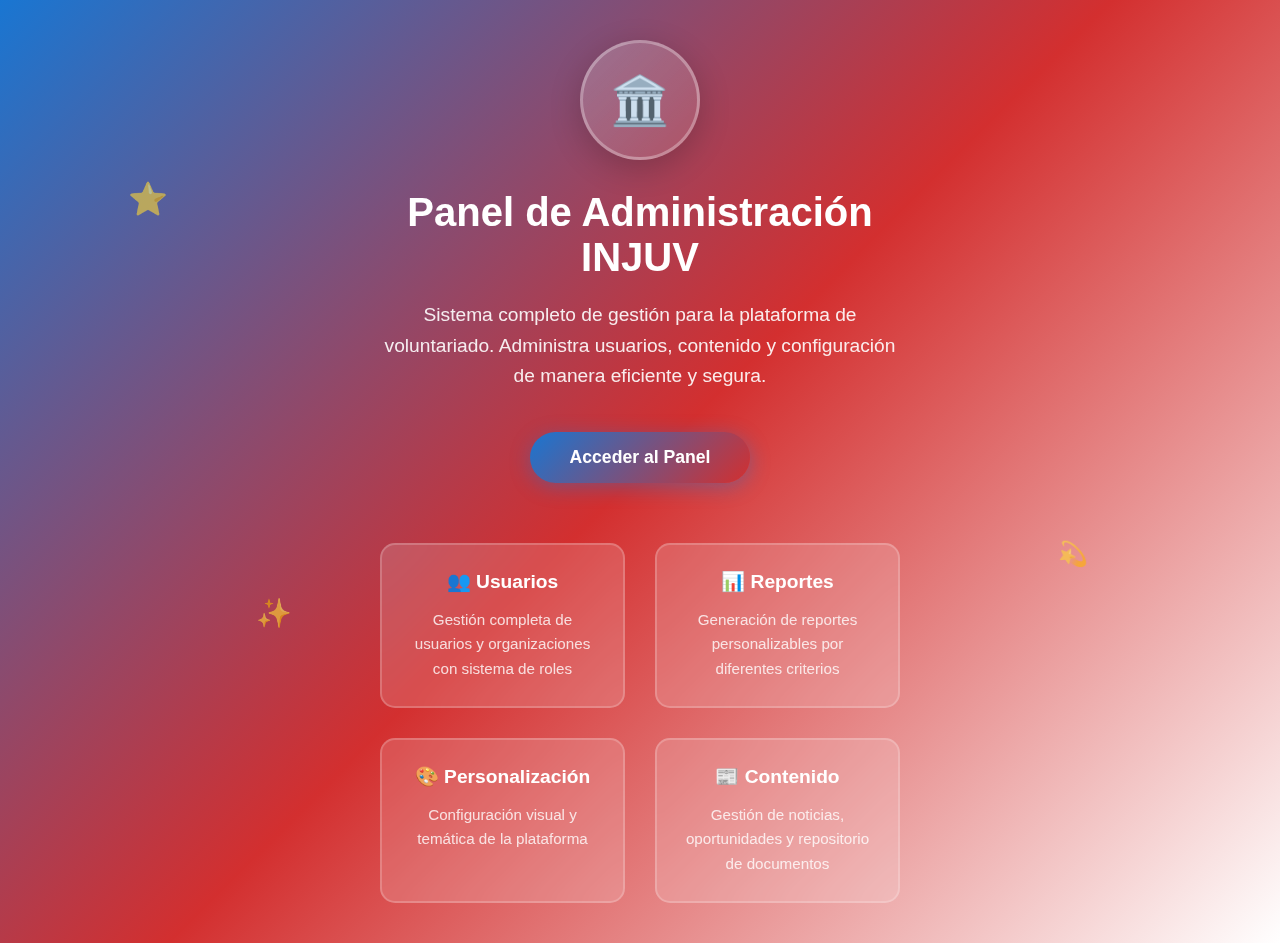
<file: index.html>
<!DOCTYPE html>
<html lang="es">
<head>
  <meta charset="UTF-8">
  <meta name="viewport" content="width=device-width, initial-scale=1.0">
  <title>INJUV - Panel de Administración</title>
  <style>
    * {
      margin: 0;
      padding: 0;
      box-sizing: border-box;
    }
    
    body {
      font-family: 'Segoe UI', Tahoma, Geneva, Verdana, sans-serif;
      background: linear-gradient(135deg, #1976D2 0%, #D32F2F 50%, #FFFFFF 100%);
      color: white;
      min-height: 100vh;
      display: flex;
      align-items: center;
      justify-content: center;
    }
    
    .container {
      text-align: center;
      max-width: 600px;
      padding: 40px;
    }
    
    .logo {
      width: 120px;
      height: 120px;
      background: linear-gradient(135deg, rgba(255,255,255,0.2), rgba(255,255,255,0.1));
      border-radius: 50%;
      margin: 0 auto 30px;
      display: flex;
      align-items: center;
      justify-content: center;
      font-size: 3rem;
      color: white;
      border: 3px solid rgba(255,255,255,0.3);
      box-shadow: 0 8px 32px rgba(0,0,0,0.2);
      transition: all 0.3s ease;
    }
    
    .logo:hover {
      transform: scale(1.1);
      border-color: rgba(255,255,255,0.5);
      box-shadow: 0 12px 40px rgba(0,0,0,0.3);
    }
    
    h1 {
      font-size: 2.5rem;
      margin-bottom: 20px;
      font-weight: 600;
    }
    
    p {
      font-size: 1.2rem;
      margin-bottom: 40px;
      opacity: 0.9;
      line-height: 1.6;
    }
    
    .btn {
      display: inline-block;
      padding: 15px 40px;
      background: linear-gradient(135deg, #1976D2, #D32F2F);
      color: white;
      text-decoration: none;
      border-radius: 30px;
      font-weight: 600;
      font-size: 1.1rem;
      transition: all 0.3s ease;
      box-shadow: 0 4px 20px rgba(25,118,210,0.4);
    }
    
    .btn:hover {
      background: linear-gradient(135deg, #1565C0, #B71C1C);
      transform: translateY(-2px);
      box-shadow: 0 6px 25px rgba(25,118,210,0.5);
    }
    
    .features {
      margin-top: 60px;
      display: grid;
      grid-template-columns: repeat(auto-fit, minmax(200px, 1fr));
      gap: 30px;
    }
    
    .feature {
      background: rgba(255,255,255,0.15);
      padding: 25px;
      border-radius: 15px;
      backdrop-filter: blur(10px);
      border: 2px solid rgba(255,255,255,0.2);
      transition: all 0.3s ease;
    }
    
    .feature:hover {
      background: rgba(255,255,255,0.25);
      transform: translateY(-5px);
      border-color: rgba(255,255,255,0.4);
    }
    
    .feature h3 {
      margin-bottom: 15px;
      font-size: 1.2rem;
    }
    
    .feature p {
      font-size: 0.95rem;
      opacity: 0.8;
      margin: 0;
    }
    
    @media (max-width: 768px) {
      .container {
        padding: 20px;
      }
      
      h1 {
        font-size: 2rem;
      }
      
      .features {
        grid-template-columns: 1fr;
        gap: 20px;
      }
    }
    
    /* Elementos decorativos flotantes */
    .floating-elements {
      position: fixed;
      top: 0;
      left: 0;
      width: 100%;
      height: 100%;
      pointer-events: none;
      z-index: -1;
    }
    
    .floating-element {
      position: absolute;
      opacity: 0.6;
      animation: float 6s ease-in-out infinite;
    }
    
    .floating-element:nth-child(1) {
      top: 20%;
      left: 10%;
      font-size: 2rem;
      color: #FFFFFF;
      animation-delay: 0s;
    }
    
    .floating-element:nth-child(2) {
      top: 60%;
      right: 15%;
      font-size: 1.5rem;
      color: #FFFFFF;
      animation-delay: 2s;
    }
    
    .floating-element:nth-child(3) {
      bottom: 30%;
      left: 20%;
      font-size: 1.8rem;
      color: #FFFFFF;
      animation-delay: 4s;
    }
    
    @keyframes float {
      0%, 100% { transform: translateY(0px) rotate(0deg); }
      50% { transform: translateY(-20px) rotate(180deg); }
    }
  </style>
</head>
<body>
  <div class="floating-elements">
    <div class="floating-element">⭐</div>
    <div class="floating-element">💫</div>
    <div class="floating-element">✨</div>
  </div>
  
  <div class="container">
    <div class="logo">
      🏛️
    </div>
    
    <h1>Panel de Administración INJUV</h1>
    <p>Sistema completo de gestión para la plataforma de voluntariado. Administra usuarios, contenido y configuración de manera eficiente y segura.</p>
    
    <a href="admin.html" class="btn">Acceder al Panel</a>
    
    <div class="features">
      <div class="feature">
        <h3>👥 Usuarios</h3>
        <p>Gestión completa de usuarios y organizaciones con sistema de roles</p>
      </div>
      
      <div class="feature">
        <h3>📊 Reportes</h3>
        <p>Generación de reportes personalizables por diferentes criterios</p>
      </div>
      
      <div class="feature">
        <h3>🎨 Personalización</h3>
        <p>Configuración visual y temática de la plataforma</p>
      </div>
      
      <div class="feature">
        <h3>📰 Contenido</h3>
        <p>Gestión de noticias, oportunidades y repositorio de documentos</p>
      </div>
    </div>
  </div>
</body>
</html>
</file>
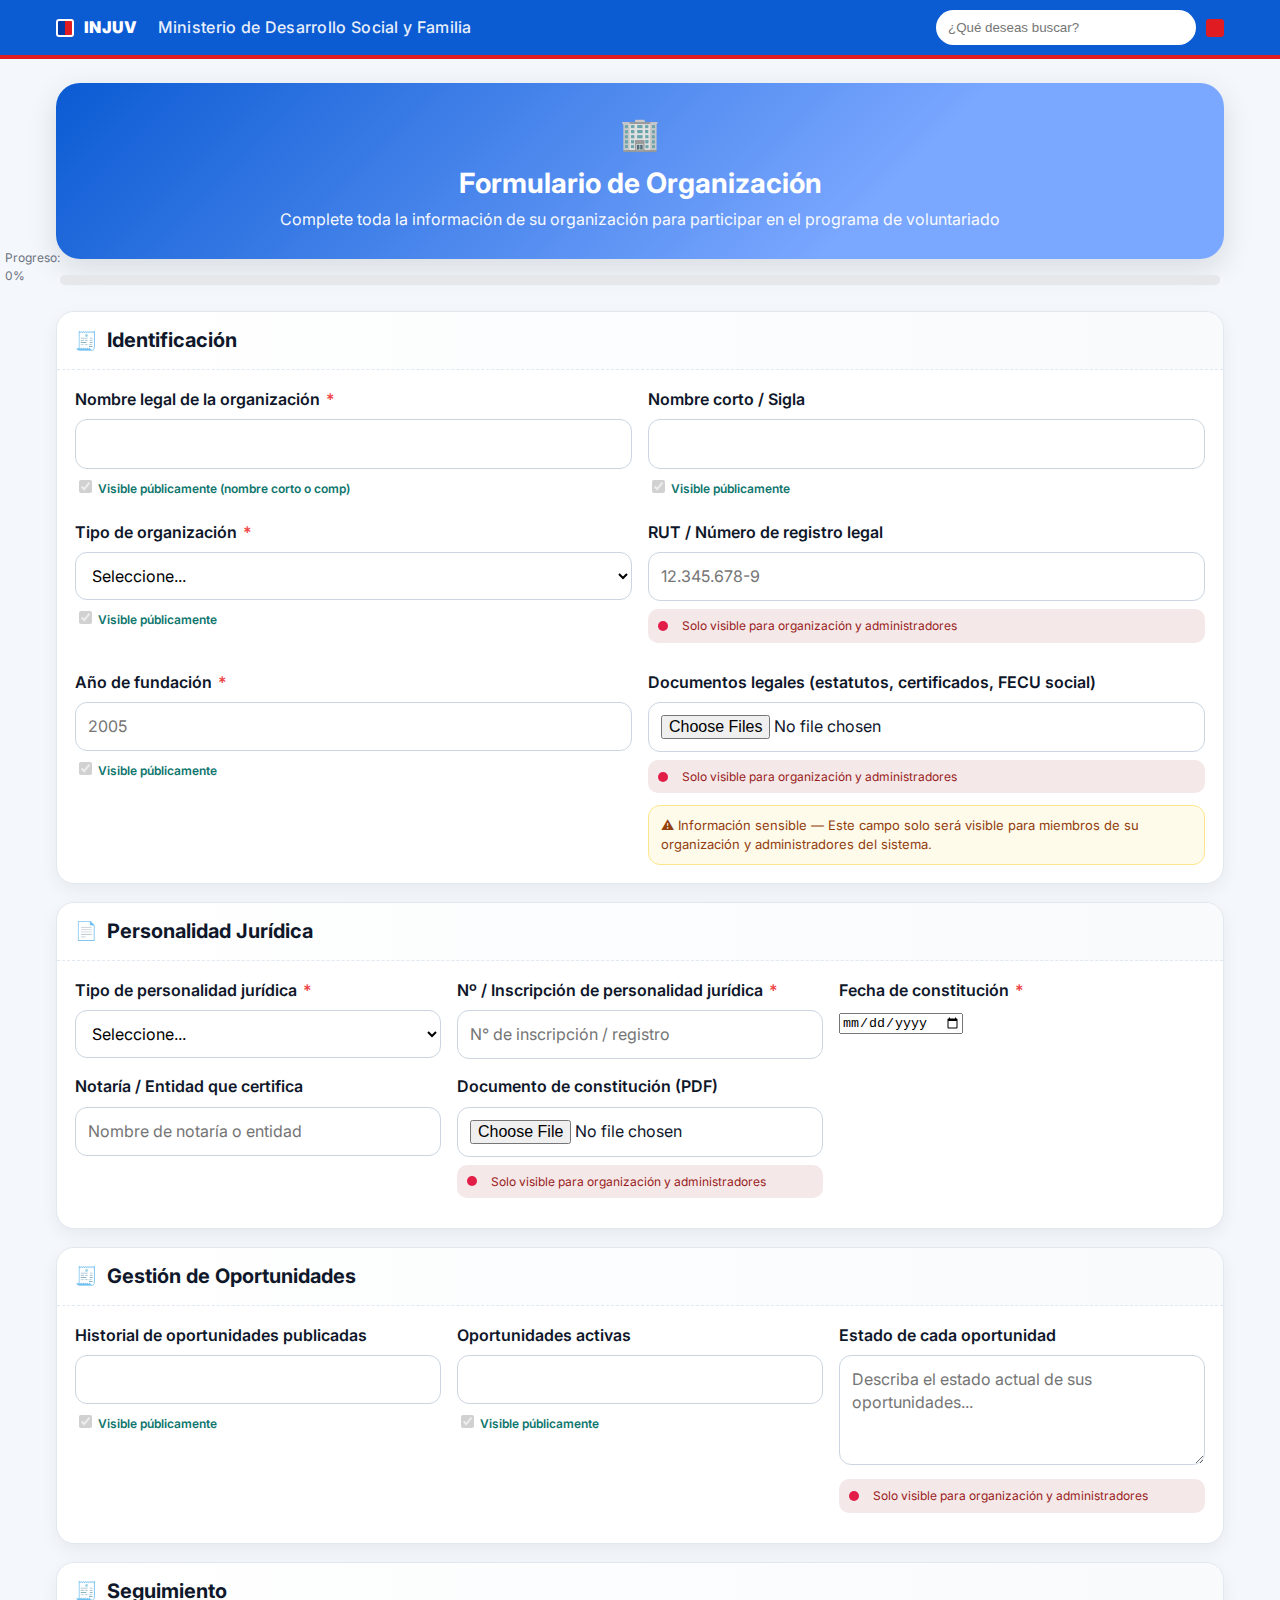
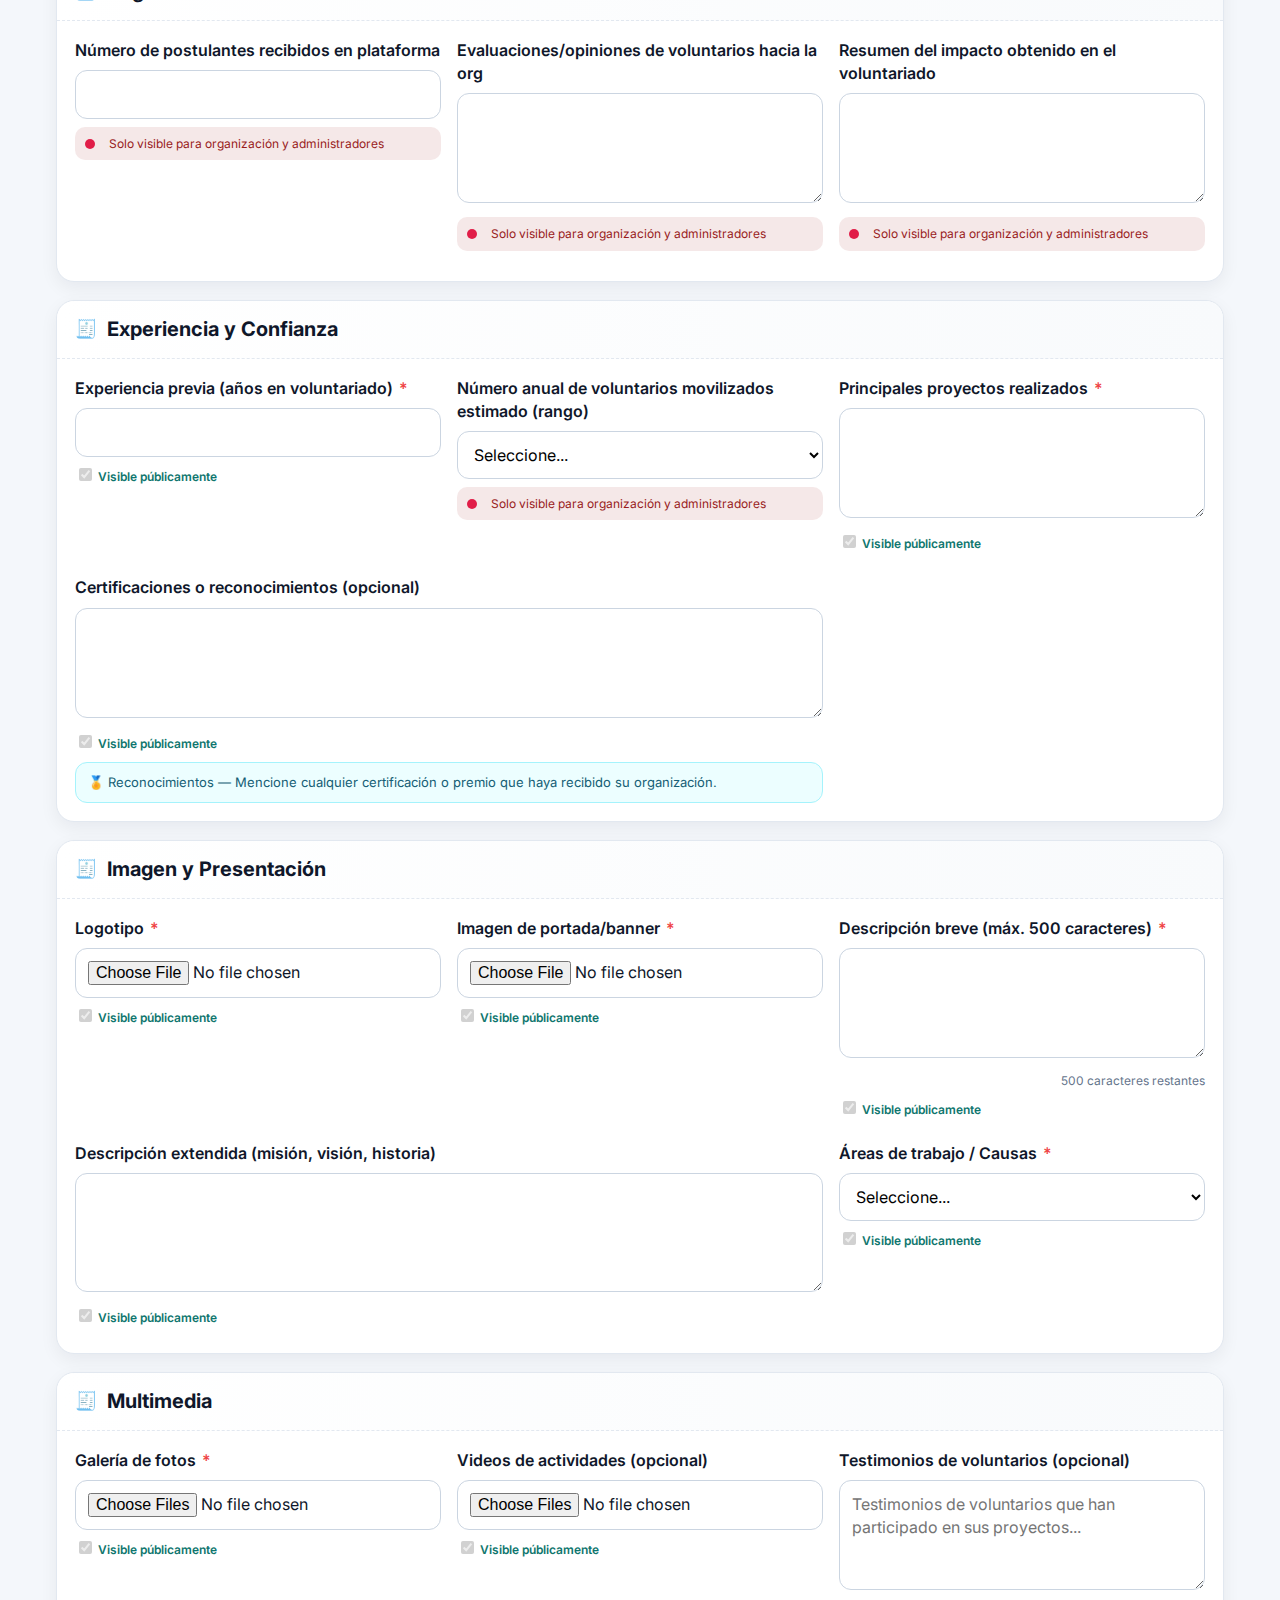
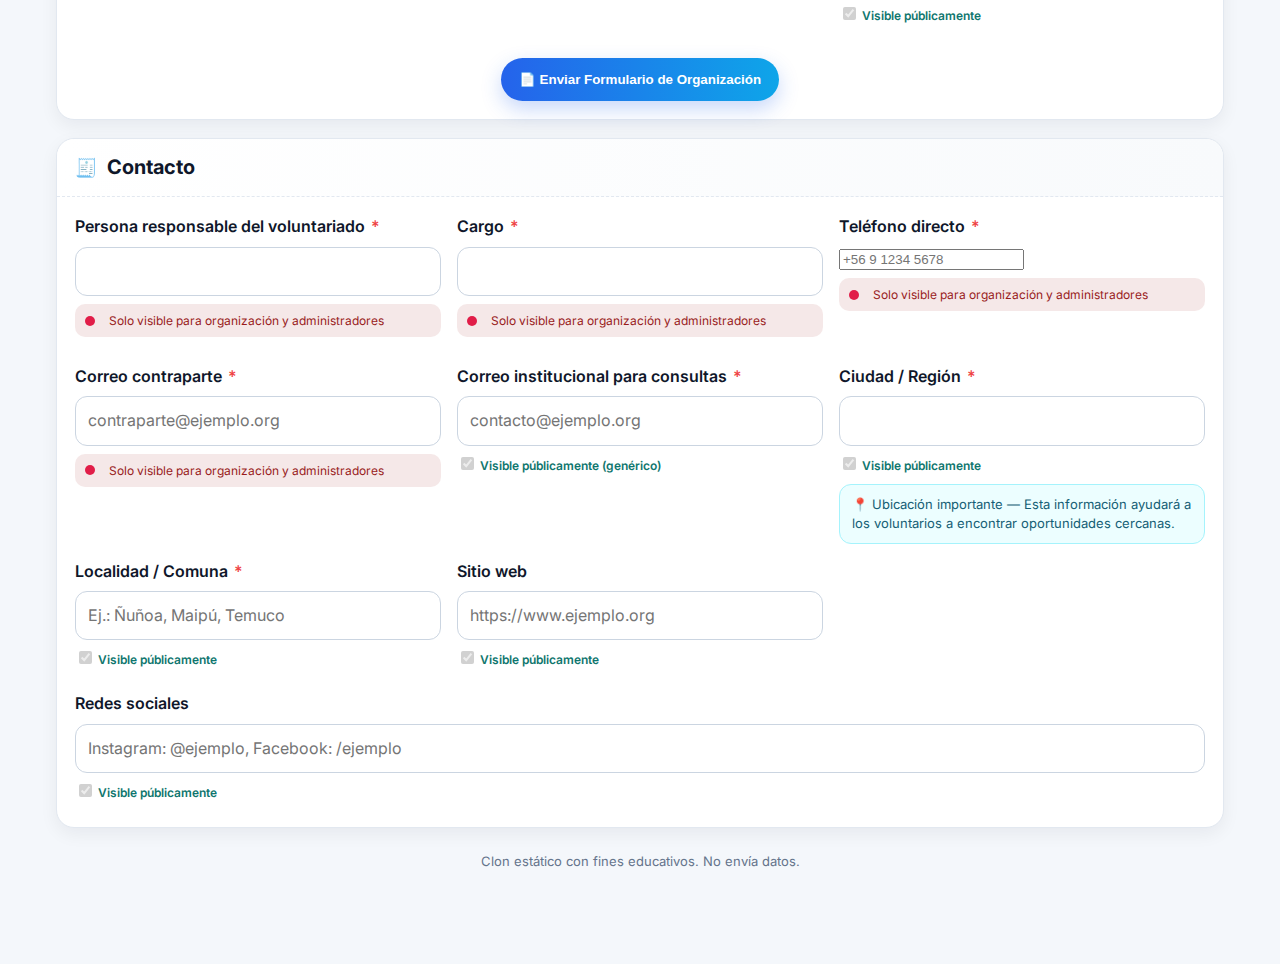
<file: Formulario/index.html>
<!DOCTYPE html>
<html lang="es">
<head>
  <meta charset="utf-8" />
  <meta name="viewport" content="width=device-width, initial-scale=1" />
  <title>Formulario de Organización — INJUV (clon estático)</title>
  <link rel="preconnect" href="https://fonts.googleapis.com">
  <link rel="preconnect" href="https://fonts.gstatic.com" crossorigin>
  <link href="https://fonts.googleapis.com/css2?family=Inter:wght@300;400;500;600;700;800;900&display=swap" rel="stylesheet">
  <link rel="stylesheet" href="styles.css" />
</head>
<body>
  <!-- Simulación simple del header gubernamental -->
  <header class="gov-header">
    <div class="gov-wrap">
      <div class="gov-left">
        <div class="brand">
          <span class="brand-flag" aria-hidden="true"></span>
          <strong>INJUV</strong>
          <span class="brand-min">Ministerio de Desarrollo Social y Familia</span>
        </div>
      </div>
      <div class="gov-right">
        <input type="search" placeholder="¿Qué deseas buscar?" aria-label="Buscar" />
        <div class="lang-switch" aria-label="Cambiar idioma" title="Cambiar idioma"></div>
      </div>
    </div>
  </header>

  <main class="container">
    <section class="hero">
      <div class="hero-inner">
        <div class="hero-icon" aria-hidden="true">🏢</div>
        <h1>Formulario de Organización</h1>
        <p>Complete toda la información de su organización para participar en el programa de voluntariado</p>
      </div>
    </section>

    <div class="progress">
      <div class="progress-bar" style="width: 0%" aria-valuemin="0" aria-valuemax="100" aria-valuenow="0">
        <span>Progreso: 0%</span>
      </div>
    </div>

    <!-- IDENTIFICACIÓN -->
    <section class="card">
      <header class="card-header">
        <div class="card-title">
          <span class="icon" aria-hidden="true">🧾</span>
          <h2>Identificación</h2>
        </div>
      </header>
      <div class="grid two">
        <div class="field">
          <label>Nombre legal de la organización <span class="req">*</span></label>
          <input type="text" placeholder="" />
          <label class="hint public"><input type="checkbox" checked disabled /> Visible públicamente (nombre corto o comp)</label>
        </div>
        <div class="field">
          <label>Nombre corto / Sigla</label>
          <input type="text" />
          <label class="hint public"><input type="checkbox" checked disabled /> Visible públicamente</label>
        </div>

        <div class="field">
          <label>Tipo de organización <span class="req">*</span></label>
          <select>
            <option>Seleccione...</option>
            <option>Fundación</option>
            <option>Corporación</option>
            <option>ONG</option>
            <option>Agrupación</option>
          </select>
          <label class="hint public"><input type="checkbox" checked disabled /> Visible públicamente</label>
        </div>
        <div class="field">
          <label>RUT / Número de registro legal</label>
          <input type="text" placeholder="12.345.678-9" />
          <p class="hint private"><span class="dot"></span> Solo visible para organización y administradores</p>
        </div>

        <div class="field">
          <label>Año de fundación <span class="req">*</span></label>
          <input type="number" placeholder="2005" />
          <label class="hint public"><input type="checkbox" checked disabled /> Visible públicamente</label>
        </div>
        <div class="field">
          <label>Documentos legales (estatutos, certificados, FECU social)</label>
          <input type="file" multiple />
          <p class="hint private"><span class="dot"></span> Solo visible para organización y administradores</p>
          <div class="notice sensitive">⚠ Información sensible — Este campo solo será visible para miembros de su organización y administradores del sistema.</div>
        </div>
      </div>
    </section>

    <!-- PERSONALIDAD JURÍDICA -->
    <section class="card">
      <header class="card-header">
        <div class="card-title">
          <span class="icon" aria-hidden="true">📄</span>
          <h2>Personalidad Jurídica</h2>
        </div>
      </header>
      <div class="grid three">
        <div class="field">
          <label>Tipo de personalidad jurídica <span class="req">*</span></label>
          <select>
            <option>Seleccione...</option>
            <option>Fundación</option>
            <option>Corporación</option>
            <option>Organización Comunitaria</option>
            <option>ONG</option>
            <option>Otra</option>
          </select>
        </div>
        <div class="field">
          <label>Nº / Inscripción de personalidad jurídica <span class="req">*</span></label>
          <input type="text" placeholder="N° de inscripción / registro" />
        </div>
        <div class="field">
          <label>Fecha de constitución <span class="req">*</span></label>
          <input type="date" />
        </div>
        <div class="field">
          <label>Notaría / Entidad que certifica</label>
          <input type="text" placeholder="Nombre de notaría o entidad" />
        </div>
        <div class="field">
          <label>Documento de constitución (PDF)</label>
          <input type="file" accept=".pdf" />
          <p class="hint private"><span class="dot"></span> Solo visible para organización y administradores</p>
        </div>
      </div>
    </section>

    <!-- GESTIÓN DE OPORTUNIDADES -->
    <section class="card">
      <header class="card-header">
        <div class="card-title">
          <span class="icon" aria-hidden="true">🧾</span>
          <h2>Gestión de Oportunidades</h2>
        </div>
      </header>
      <div class="grid three">
        <div class="field">
          <label>Historial de oportunidades publicadas</label>
          <input type="text" />
          <label class="hint public"><input type="checkbox" checked disabled /> Visible públicamente</label>
        </div>
        <div class="field">
          <label>Oportunidades activas</label>
          <input type="text" />
          <label class="hint public"><input type="checkbox" checked disabled /> Visible públicamente</label>
        </div>
        <div class="field">
          <label>Estado de cada oportunidad</label>
          <textarea placeholder="Describa el estado actual de sus oportunidades..."></textarea>
          <p class="hint private"><span class="dot"></span> Solo visible para organización y administradores</p>
        </div>
      </div>
    </section>

    <!-- SEGUIMIENTO -->
    <section class="card">
      <header class="card-header">
        <div class="card-title">
          <span class="icon" aria-hidden="true">🧾</span>
          <h2>Seguimiento</h2>
        </div>
      </header>
      <div class="grid three">
        <div class="field">
          <label>Número de postulantes recibidos en plataforma</label>
          <input type="number" min="0" />
          <p class="hint private"><span class="dot"></span> Solo visible para organización y administradores</p>
        </div>
        <div class="field">
          <label>Evaluaciones/opiniones de voluntarios hacia la org</label>
          <textarea></textarea>
          <p class="hint private"><span class="dot"></span> Solo visible para organización y administradores</p>
        </div>
        <div class="field">
          <label>Resumen del impacto obtenido en el voluntariado</label>
          <textarea></textarea>
          <p class="hint private"><span class="dot"></span> Solo visible para organización y administradores</p>
        </div>
      </div>
    </section>

    <!-- EXPERIENCIA Y CONFIANZA -->
    <section class="card">
      <header class="card-header">
        <div class="card-title">
          <span class="icon" aria-hidden="true">🧾</span>
          <h2>Experiencia y Confianza</h2>
        </div>
      </header>
      <div class="grid three">
        <div class="field">
          <label>Experiencia previa (años en voluntariado) <span class="req">*</span></label>
          <input type="number" min="0" />
          <label class="hint public"><input type="checkbox" checked disabled /> Visible públicamente</label>
        </div>
        <div class="field">
          <label>Número anual de voluntarios movilizados estimado (rango)</label>
          <select>
            <option>Seleccione...</option>
            <option>1–20</option>
            <option>21–100</option>
            <option>101–500</option>
            <option>500+</option>
          </select>
          <p class="hint private"><span class="dot"></span> Solo visible para organización y administradores</p>
        </div>
        <div class="field">
          <label>Principales proyectos realizados <span class="req">*</span></label>
          <textarea></textarea>
          <label class="hint public"><input type="checkbox" checked disabled /> Visible públicamente</label>
        </div>

        <div class="field col-span-2">
          <label>Certificaciones o reconocimientos (opcional)</label>
          <textarea></textarea>
          <label class="hint public"><input type="checkbox" checked disabled /> Visible públicamente</label>
          <div class="tip">🏅 Reconocimientos — Mencione cualquier certificación o premio que haya recibido su organización.</div>
        </div>
      </div>
    </section>

    <!-- IMAGEN Y PRESENTACIÓN -->
    <section class="card">
      <header class="card-header">
        <div class="card-title">
          <span class="icon" aria-hidden="true">🧾</span>
          <h2>Imagen y Presentación</h2>
        </div>
      </header>
      <div class="grid three">
        <div class="field">
          <label>Logotipo <span class="req">*</span></label>
          <input type="file" />
          <label class="hint public"><input type="checkbox" checked disabled /> Visible públicamente</label>
        </div>
        <div class="field">
          <label>Imagen de portada/banner <span class="req">*</span></label>
          <input type="file" />
          <label class="hint public"><input type="checkbox" checked disabled /> Visible públicamente</label>
        </div>
        <div class="field">
          <label>Descripción breve (máx. 500 caracteres) <span class="req">*</span></label>
          <textarea maxlength="500" placeholder=""></textarea>
          <div class="counter">500 caracteres restantes</div>
          <label class="hint public"><input type="checkbox" checked disabled /> Visible públicamente</label>
        </div>

        <div class="field col-span-2">
          <label>Descripción extendida (misión, visión, historia)</label>
          <textarea rows="4"></textarea>
          <label class="hint public"><input type="checkbox" checked disabled /> Visible públicamente</label>
        </div>

        <div class="field">
          <label>Áreas de trabajo / Causas <span class="req">*</span></label>
          <select>
            <option>Seleccione...</option>
            <option>Educación</option>
            <option>Salud</option>
            <option>Medio Ambiente</option>
            <option>Derechos Humanos</option>
            <option>Lucha contra la Pobreza</option>
            <option>Inclusión</option>
            <option>Deportes</option>
            <option>Cultura</option>
            <option>Otra</option>
          </select>
          <label class="hint public"><input type="checkbox" checked disabled /> Visible públicamente</label>
        </div>
      </div>
    </section>

    <!-- MULTIMEDIA -->
    <section class="card">
      <header class="card-header">
        <div class="card-title">
          <span class="icon" aria-hidden="true">🧾</span>
          <h2>Multimedia</h2>
        </div>
      </header>
      <div class="grid three">
        <div class="field">
          <label>Galería de fotos <span class="req">*</span></label>
          <input type="file" multiple />
          <label class="hint public"><input type="checkbox" checked disabled /> Visible públicamente</label>
        </div>
        <div class="field">
          <label>Videos de actividades (opcional)</label>
          <input type="file" multiple />
          <label class="hint public"><input type="checkbox" checked disabled /> Visible públicamente</label>
        </div>
        <div class="field">
          <label>Testimonios de voluntarios (opcional)</label>
          <textarea placeholder="Testimonios de voluntarios que han participado en sus proyectos..."></textarea>
          <label class="hint public"><input type="checkbox" checked disabled /> Visible públicamente</label>
        </div>
      </div>

      <div class="actions">
        <button class="btn btn-primary" type="button">📄 Enviar Formulario de Organización</button>
      </div>
    </section>

    <!-- CONTACTO -->
    <section class="card">
      <header class="card-header">
        <div class="card-title">
          <span class="icon" aria-hidden="true">🧾</span>
          <h2>Contacto</h2>
        </div>
      </header>
      <div class="grid three">
        <div class="field">
          <label>Persona responsable del voluntariado <span class="req">*</span></label>
          <input type="text" />
          <p class="hint private"><span class="dot"></span> Solo visible para organización y administradores</p>
        </div>
        <div class="field">
          <label>Cargo <span class="req">*</span></label>
          <input type="text" />
          <p class="hint private"><span class="dot"></span> Solo visible para organización y administradores</p>
        </div>
        <div class="field">
          <label>Teléfono directo <span class="req">*</span></label>
          <input type="tel" placeholder="+56 9 1234 5678" />
          <p class="hint private"><span class="dot"></span> Solo visible para organización y administradores</p>
        </div>

        <div class="field">
          <label>Correo contraparte <span class="req">*</span></label>
          <input type="email" placeholder="contraparte@ejemplo.org" />
          <p class="hint private"><span class="dot"></span> Solo visible para organización y administradores</p>
        </div>
        <div class="field">
          <label>Correo institucional para consultas <span class="req">*</span></label>
          <input type="email" placeholder="contacto@ejemplo.org" />
          <label class="hint public"><input type="checkbox" checked disabled /> Visible públicamente (genérico)</label>
        </div>
        <div class="field">
          <label>Ciudad / Región <span class="req">*</span></label>
          <input type="text" />
          <label class="hint public"><input type="checkbox" checked disabled /> Visible públicamente</label>
          <div class="tip">📍 Ubicación importante — Esta información ayudará a los voluntarios a encontrar oportunidades cercanas.</div>
        </div>

        <div class="field">
          <label>Localidad / Comuna <span class="req">*</span></label>
          <input type="text" placeholder="Ej.: Ñuñoa, Maipú, Temuco" />
          <label class="hint public"><input type="checkbox" checked disabled /> Visible públicamente</label>
        </div>
        <div class="field">
          <label>Sitio web</label>
          <input type="url" placeholder="https://www.ejemplo.org" />
          <label class="hint public"><input type="checkbox" checked disabled /> Visible públicamente</label>
        </div>

        <div class="field col-span-3">
          <label>Redes sociales</label>
          <input type="text" placeholder="Instagram: @ejemplo, Facebook: /ejemplo" />
          <label class="hint public"><input type="checkbox" checked disabled /> Visible públicamente</label>
        </div>
      </div>
    </section>

    <footer class="footer">
      <p>Clon estático con fines educativos. No envía datos.</p>
    </footer>
  </main>
</body>
</html>
</file>
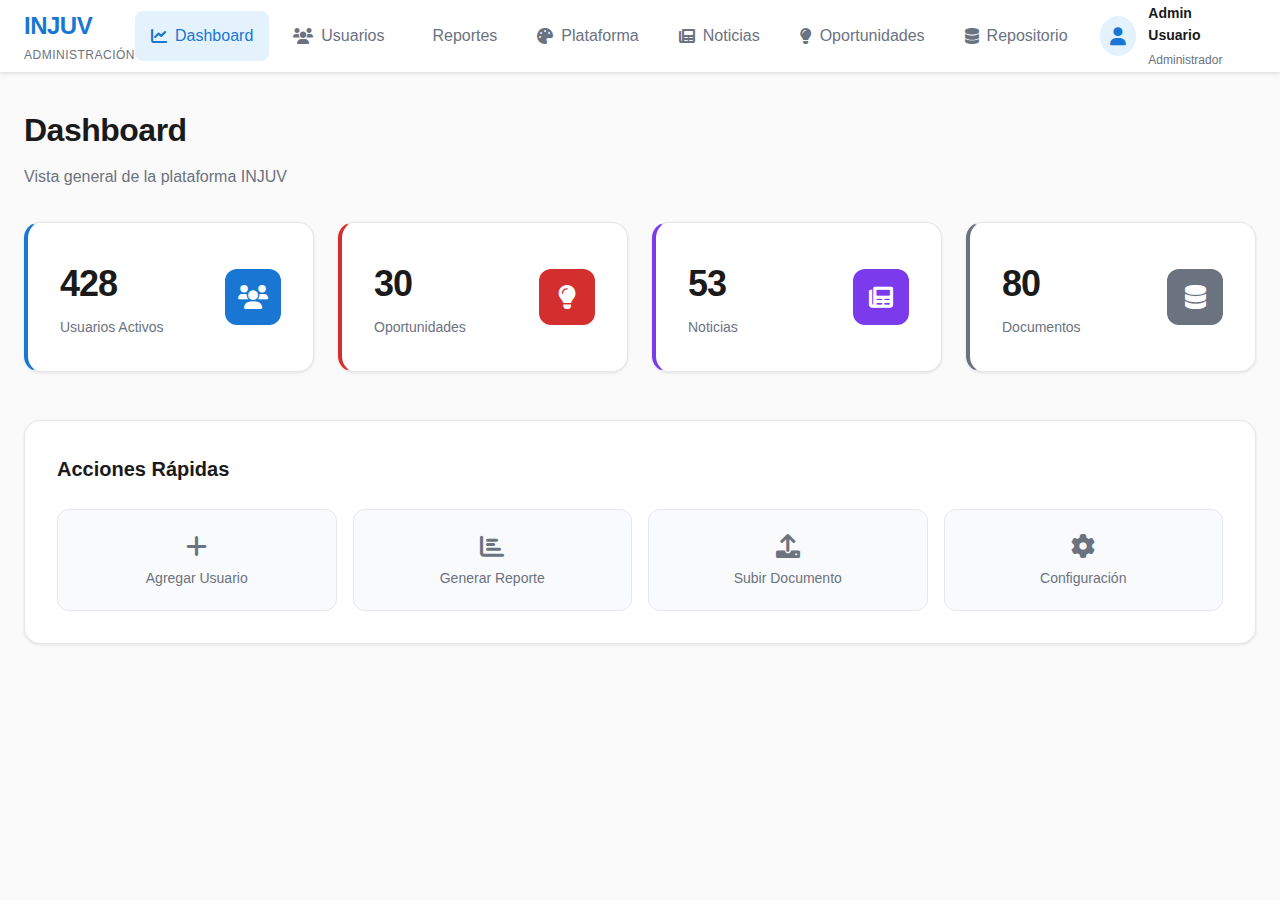
<file: admin-modern.html>
<!DOCTYPE html>
<html lang="es">
<head>
  <meta charset="UTF-8">
  <meta name="viewport" content="width=device-width, initial-scale=1.0">
  <title>Panel de Administración - INJUV (Diseño Moderno)</title>
  <link rel="stylesheet" href="admin-modern.css">
  <link href="https://cdnjs.cloudflare.com/ajax/libs/font-awesome/6.0.0/css/all.min.css" rel="stylesheet">
</head>
<body>
  <!-- Top Navigation -->
  <nav class="top-nav">
    <div class="nav-container">
      <div class="nav-brand">
        <div class="brand-logo">INJUV</div>
        <div class="brand-subtitle">Administración</div>
      </div>
      
      <div class="nav-menu">
        <a href="#" class="nav-link active" data-section="dashboard">
          <i class="fas fa-chart-line"></i>
          <span>Dashboard</span>
        </a>
        <a href="#" class="nav-link" data-section="users">
          <i class="fas fa-users"></i>
          <span>Usuarios</span>
        </a>
        <a href="#" class="nav-link" data-section="reports">
          <i class="fas fa-file-chart-line"></i>
          <span>Reportes</span>
        </a>
        <a href="#" class="nav-link" data-section="platform">
          <i class="fas fa-palette"></i>
          <span>Plataforma</span>
        </a>
        <a href="#" class="nav-link" data-section="news">
          <i class="fas fa-newspaper"></i>
          <span>Noticias</span>
        </a>
        <a href="#" class="nav-link" data-section="opportunities">
          <i class="fas fa-lightbulb"></i>
          <span>Oportunidades</span>
        </a>
        <a href="#" class="nav-link" data-section="repository">
          <i class="fas fa-database"></i>
          <span>Repositorio</span>
        </a>
      </div>
      
      <div class="nav-user">
        <div class="user-avatar">
          <i class="fas fa-user"></i>
        </div>
        <div class="user-info">
          <div class="user-name">Admin Usuario</div>
          <div class="user-role">Administrador</div>
        </div>
      </div>
    </div>
  </nav>

  <!-- Main Content -->
  <main class="main-content">
    <!-- Dashboard Section -->
    <section id="dashboard" class="content-section active">
      <div class="section-header">
        <h1>Dashboard</h1>
        <p>Vista general de la plataforma INJUV</p>
      </div>
      
      <div class="stats-overview">
        <div class="stat-card primary">
          <div class="stat-content">
            <div class="stat-number">1,247</div>
            <div class="stat-label">Usuarios Activos</div>
          </div>
          <div class="stat-icon">
            <i class="fas fa-users"></i>
          </div>
        </div>
        
        <div class="stat-card secondary">
          <div class="stat-content">
            <div class="stat-number">89</div>
            <div class="stat-label">Oportunidades</div>
          </div>
          <div class="stat-icon">
            <i class="fas fa-lightbulb"></i>
          </div>
        </div>
        
        <div class="stat-card accent">
          <div class="stat-content">
            <div class="stat-number">156</div>
            <div class="stat-label">Noticias</div>
          </div>
          <div class="stat-icon">
            <i class="fas fa-newspaper"></i>
          </div>
        </div>
        
        <div class="stat-card neutral">
          <div class="stat-content">
            <div class="stat-number">234</div>
            <div class="stat-label">Documentos</div>
          </div>
          <div class="stat-icon">
            <i class="fas fa-database"></i>
          </div>
        </div>
      </div>
      
      <div class="quick-actions">
        <h2>Acciones Rápidas</h2>
        <div class="actions-grid">
          <button class="action-btn">
            <i class="fas fa-plus"></i>
            <span>Agregar Usuario</span>
          </button>
          <button class="action-btn">
            <i class="fas fa-chart-bar"></i>
            <span>Generar Reporte</span>
          </button>
          <button class="action-btn">
            <i class="fas fa-upload"></i>
            <span>Subir Documento</span>
          </button>
          <button class="action-btn">
            <i class="fas fa-cog"></i>
            <span>Configuración</span>
          </button>
        </div>
      </div>
    </section>

    <!-- Users Section -->
    <section id="users" class="content-section">
      <div class="section-header">
        <h1>Gestión de Usuarios</h1>
        <button class="btn-primary">
          <i class="fas fa-plus"></i>
          Nuevo Usuario
        </button>
      </div>
      
      <div class="content-card">
        <div class="table-header">
          <div class="search-box">
            <i class="fas fa-search"></i>
            <input type="text" placeholder="Buscar usuarios...">
          </div>
          <div class="table-filters">
            <select>
              <option>Todos los roles</option>
              <option>Administrador</option>
              <option>Moderador</option>
              <option>Editor</option>
            </select>
          </div>
        </div>
        
        <div class="users-table">
          <div class="user-row header">
            <div class="user-avatar">Avatar</div>
            <div class="user-info">Usuario</div>
            <div class="user-organization">Organización</div>
            <div class="user-role">Rol</div>
            <div class="user-status">Estado</div>
            <div class="user-actions">Acciones</div>
          </div>
          
          <div class="user-row">
            <div class="user-avatar">
              <div class="avatar-circle">JD</div>
            </div>
            <div class="user-info">
              <div class="user-name">Juan Doe</div>
              <div class="user-email">juan@verde.org</div>
            </div>
            <div class="user-organization">Fundación Verde</div>
            <div class="user-role">
              <span class="role-badge admin">Admin</span>
            </div>
            <div class="user-status">
              <span class="status-dot active"></span>
              Activo
            </div>
            <div class="user-actions">
              <button class="btn-icon"><i class="fas fa-edit"></i></button>
              <button class="btn-icon"><i class="fas fa-trash"></i></button>
            </div>
          </div>
          
          <div class="user-row">
            <div class="user-avatar">
              <div class="avatar-circle">MJ</div>
            </div>
            <div class="user-info">
              <div class="user-name">María Jiménez</div>
              <div class="user-email">maria@juventud.org</div>
            </div>
            <div class="user-organization">ONG Juventud</div>
            <div class="user-role">
              <span class="role-badge moderator">Mod</span>
            </div>
            <div class="user-status">
              <span class="status-dot active"></span>
              Activo
            </div>
            <div class="user-actions">
              <button class="btn-icon"><i class="fas fa-edit"></i></button>
              <button class="btn-icon"><i class="fas fa-trash"></i></button>
            </div>
          </div>
        </div>
      </div>
    </section>

    <!-- Reports Section -->
    <section id="reports" class="content-section">
      <div class="section-header">
        <h1>Reportes</h1>
        <p>Genera reportes personalizados de la plataforma</p>
      </div>
      
      <div class="reports-grid">
        <div class="report-card">
          <div class="report-header">
            <i class="fas fa-users"></i>
            <h3>Reporte de Usuarios</h3>
          </div>
          <p>Análisis detallado de usuarios por organización y actividad</p>
          <div class="report-form">
            <div class="form-row">
              <label>Organización</label>
              <select>
                <option>Todas las organizaciones</option>
                <option>Fundación Verde</option>
                <option>ONG Juventud</option>
              </select>
            </div>
            <div class="form-row">
              <label>Período</label>
              <div class="date-inputs">
                <input type="date" placeholder="Desde">
                <input type="date" placeholder="Hasta">
              </div>
            </div>
            <button class="btn-primary">Generar Reporte</button>
          </div>
        </div>
        
        <div class="report-card">
          <div class="report-header">
            <i class="fas fa-chart-line"></i>
            <h3>Reporte de Actividades</h3>
          </div>
          <p>Métricas de oportunidades de voluntariado y formación</p>
          <div class="report-form">
            <div class="form-row">
              <label>Tipo de Actividad</label>
              <select>
                <option>Todas las actividades</option>
                <option>Voluntariado</option>
                <option>Formación</option>
              </select>
            </div>
            <div class="form-row">
              <label>Estado</label>
              <select>
                <option>Todos los estados</option>
                <option>Activa</option>
                <option>Pendiente</option>
                <option>Cerrada</option>
              </select>
            </div>
            <button class="btn-primary">Generar Reporte</button>
          </div>
        </div>
      </div>
    </section>

    <!-- Platform Section -->
    <section id="platform" class="content-section">
      <div class="section-header">
        <h1>Configuración de la Plataforma</h1>
        <p>Personaliza la apariencia y funcionalidad</p>
      </div>
      
      <div class="settings-grid">
        <div class="setting-card">
          <h3>Colores del Tema</h3>
          <div class="color-settings">
            <div class="color-option">
              <label>Color Principal</label>
              <input type="color" value="#1976D2">
            </div>
            <div class="color-option">
              <label>Color Secundario</label>
              <input type="color" value="#D32F2F">
            </div>
            <div class="color-option">
              <label>Color de Fondo</label>
              <input type="color" value="#FAFAFA">
            </div>
          </div>
        </div>
        
        <div class="setting-card">
          <h3>Logo y Branding</h3>
          <div class="logo-settings">
            <div class="upload-area">
              <i class="fas fa-upload"></i>
              <p>Arrastra el logo aquí o haz clic para seleccionar</p>
              <input type="file" accept="image/*">
            </div>
          </div>
        </div>
        
        <div class="setting-card">
          <h3>Texto del Sitio</h3>
          <div class="text-settings">
            <div class="form-group">
              <label>Título Principal</label>
              <input type="text" value="Plataforma de Voluntariado INJUV">
            </div>
            <div class="form-group">
              <label>Descripción</label>
              <textarea>Conecta con proyectos que cambian vidas en todo Chile</textarea>
            </div>
          </div>
        </div>
      </div>
      
      <div class="settings-actions">
        <button class="btn-secondary">Cancelar</button>
        <button class="btn-primary">Guardar Cambios</button>
      </div>
    </section>

    <!-- News Section -->
    <section id="news" class="content-section">
      <div class="section-header">
        <h1>Gestión de Noticias</h1>
        <button class="btn-primary">
          <i class="fas fa-plus"></i>
          Nueva Noticia
        </button>
      </div>
      
      <div class="news-grid">
        <div class="news-card pending">
          <div class="news-status">Pendiente</div>
          <div class="news-content">
            <h3>Nueva campaña de reforestación</h3>
            <p>Se anuncia nueva iniciativa para plantar 10,000 árboles en la región metropolitana...</p>
            <div class="news-meta">
              <span><i class="fas fa-user"></i> Admin Verde</span>
              <span><i class="fas fa-clock"></i> Hace 2 horas</span>
            </div>
          </div>
          <div class="news-actions">
            <button class="btn-success">Aprobar</button>
            <button class="btn-danger">Rechazar</button>
            <button class="btn-secondary">Editar</button>
          </div>
        </div>
        
        <div class="news-card approved">
          <div class="news-status">Aprobada</div>
          <div class="news-content">
            <h3>Resultados del voluntariado 2024</h3>
            <p>Balance anual de las actividades de voluntariado realizadas en todo el país...</p>
            <div class="news-meta">
              <span><i class="fas fa-user"></i> Admin INJUV</span>
              <span><i class="fas fa-clock"></i> Hace 1 día</span>
            </div>
          </div>
          <div class="news-actions">
            <button class="btn-secondary">Editar</button>
            <button class="btn-danger">Despublicar</button>
          </div>
        </div>
      </div>
    </section>

    <!-- Opportunities Section -->
    <section id="opportunities" class="content-section">
      <div class="section-header">
        <h1>Gestión de Oportunidades</h1>
        <button class="btn-primary">
          <i class="fas fa-plus"></i>
          Nueva Oportunidad
        </button>
      </div>
      
      <div class="opportunities-grid">
        <div class="opportunity-card formation pending">
          <div class="opportunity-type">Formación</div>
          <div class="opportunity-status">Pendiente</div>
          <div class="opportunity-content">
            <h3>Taller de primeros auxilios</h3>
            <p>Capacitación gratuita en primeros auxilios para jóvenes voluntarios...</p>
            <div class="opportunity-meta">
              <span><i class="fas fa-map-marker-alt"></i> Santiago</span>
              <span><i class="fas fa-calendar"></i> 15-20 Dic</span>
            </div>
          </div>
          <div class="opportunity-actions">
            <button class="btn-success">Aprobar</button>
            <button class="btn-danger">Rechazar</button>
            <button class="btn-secondary">Editar</button>
          </div>
        </div>
        
        <div class="opportunity-card volunteer approved">
          <div class="opportunity-type">Voluntariado</div>
          <div class="opportunity-status">Aprobada</div>
          <div class="opportunity-content">
            <h3>Limpieza de playas</h3>
            <p>Jornada de limpieza en playas de Valparaíso para el próximo fin de semana...</p>
            <div class="opportunity-meta">
              <span><i class="fas fa-map-marker-alt"></i> Valparaíso</span>
              <span><i class="fas fa-calendar"></i> 22 Dic</span>
            </div>
          </div>
          <div class="opportunity-actions">
            <button class="btn-secondary">Editar</button>
            <button class="btn-danger">Desactivar</button>
          </div>
        </div>
      </div>
    </section>

    <!-- Repository Section -->
    <section id="repository" class="content-section">
      <div class="section-header">
        <h1>Repositorio de Documentos</h1>
        <button class="btn-primary">
          <i class="fas fa-upload"></i>
          Subir Documento
        </button>
      </div>
      
      <div class="documents-grid">
        <div class="document-card pending">
          <div class="document-icon">
            <i class="fas fa-file-pdf"></i>
          </div>
          <div class="document-info">
            <h3>Manual de Voluntariado 2024</h3>
            <p>PDF • 2.3 MB • Subido por: admin_org1</p>
            <div class="document-status">Pendiente de Aprobación</div>
          </div>
          <div class="document-actions">
            <button class="btn-success">Aprobar</button>
            <button class="btn-danger">Rechazar</button>
            <button class="btn-secondary">Descargar</button>
          </div>
        </div>
        
        <div class="document-card approved">
          <div class="document-icon">
            <i class="fas fa-file-word"></i>
          </div>
          <div class="document-info">
            <h3>Formulario de Postulación</h3>
            <p>DOCX • 156 KB • Subido por: user_org2</p>
            <div class="document-status">Aprobado</div>
          </div>
          <div class="document-actions">
            <button class="btn-secondary">Editar</button>
            <button class="btn-danger">Eliminar</button>
            <button class="btn-secondary">Descargar</button>
          </div>
        </div>
      </div>
    </section>
  </main>

  <script src="admin-modern.js"></script>
</body>
</html>
</file>
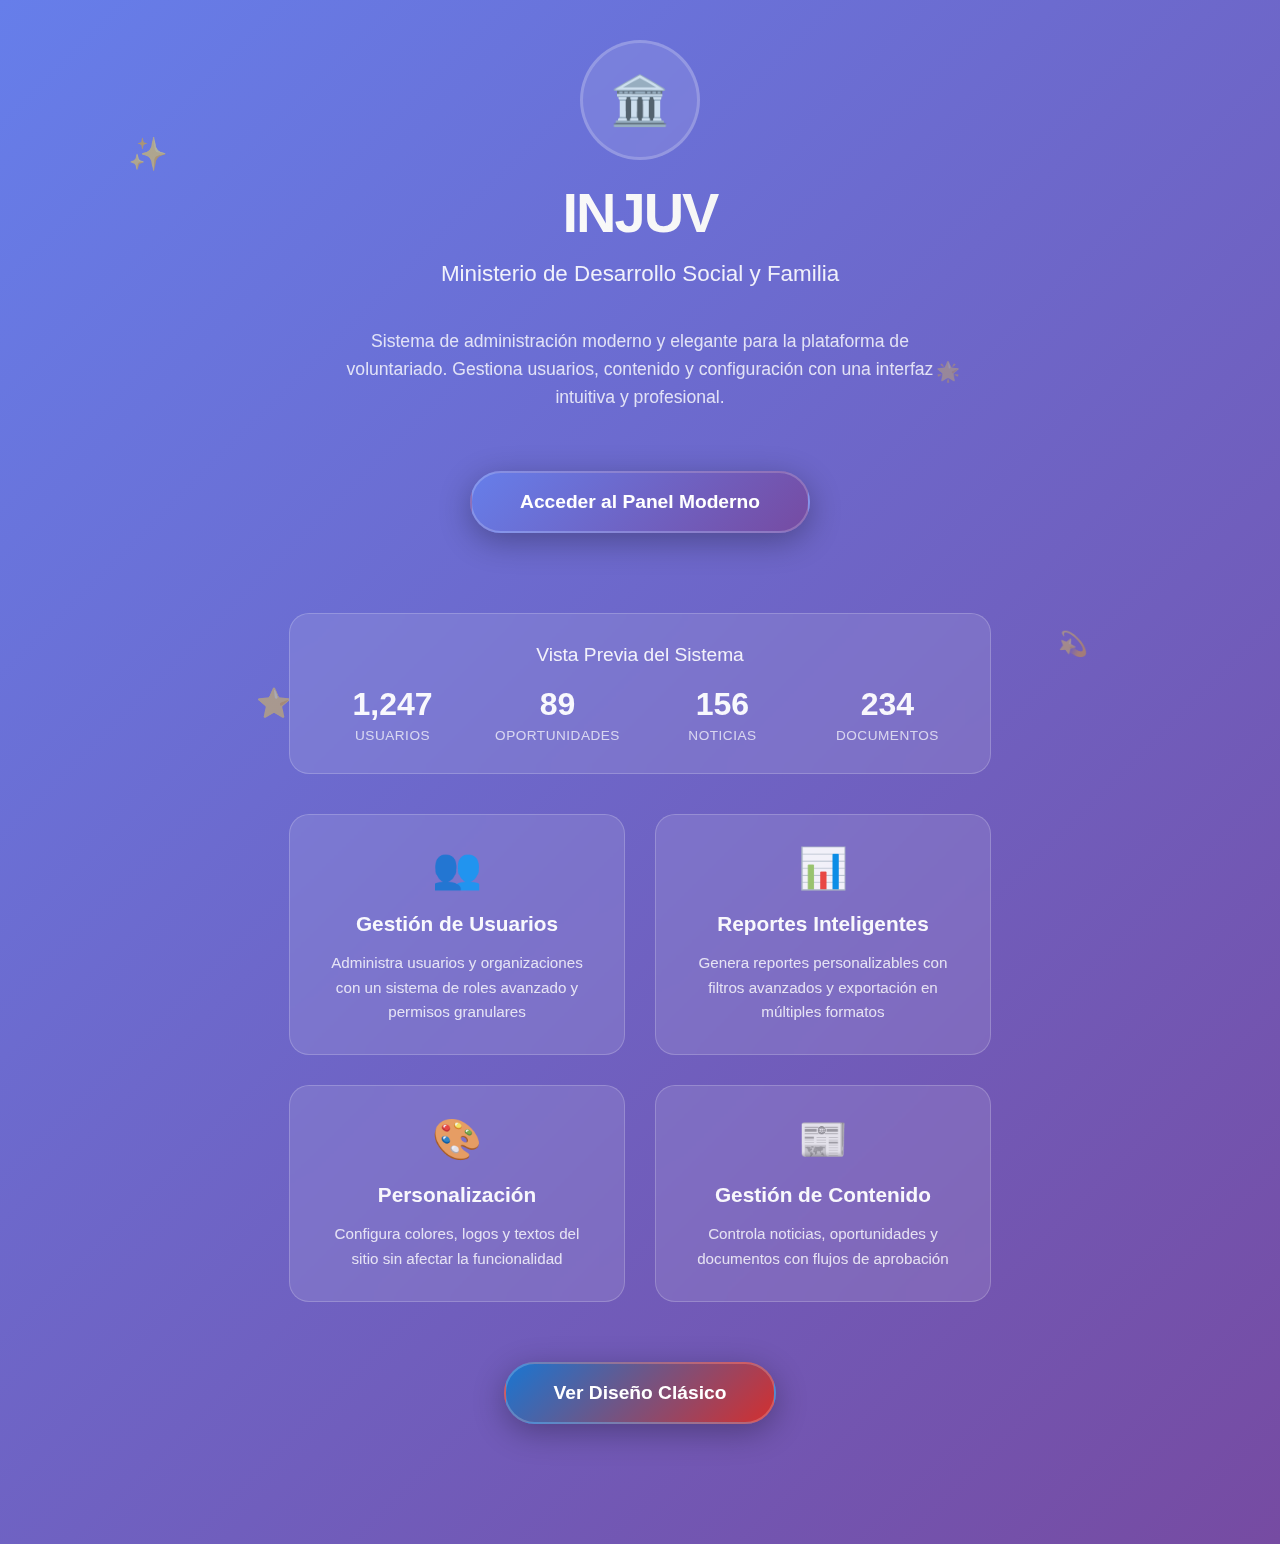
<file: index-modern.html>
<!DOCTYPE html>
<html lang="es">
<head>
  <meta charset="UTF-8">
  <meta name="viewport" content="width=device-width, initial-scale=1.0">
  <title>INJUV - Panel de Administración (Diseño Moderno)</title>
  <style>
    * {
      margin: 0;
      padding: 0;
      box-sizing: border-box;
    }
    
    body {
      font-family: 'Inter', -apple-system, BlinkMacSystemFont, 'Segoe UI', Roboto, sans-serif;
      background: linear-gradient(135deg, #667eea 0%, #764ba2 100%);
      color: white;
      min-height: 100vh;
      display: flex;
      align-items: center;
      justify-content: center;
      overflow-x: hidden;
    }
    
    .container {
      text-align: center;
      max-width: 800px;
      padding: 40px;
      position: relative;
      z-index: 2;
    }
    
    .hero-section {
      margin-bottom: 60px;
    }
    
    .logo-container {
      margin-bottom: 40px;
    }
    
    .logo {
      width: 120px;
      height: 120px;
      background: rgba(255,255,255,0.1);
      border-radius: 50%;
      margin: 0 auto 20px;
      display: flex;
      align-items: center;
      justify-content: center;
      font-size: 3rem;
      color: white;
      border: 3px solid rgba(255,255,255,0.2);
      backdrop-filter: blur(10px);
      transition: all 0.3s ease;
    }
    
    .logo:hover {
      transform: scale(1.1);
      border-color: rgba(255,255,255,0.4);
      background: rgba(255,255,255,0.15);
    }
    
    .brand-name {
      font-size: 3.5rem;
      font-weight: 800;
      margin-bottom: 16px;
      letter-spacing: -2px;
      background: linear-gradient(45deg, #fff, #f0f0f0);
      -webkit-background-clip: text;
      -webkit-text-fill-color: transparent;
      background-clip: text;
    }
    
    .brand-subtitle {
      font-size: 1.4rem;
      opacity: 0.9;
      margin-bottom: 8px;
      font-weight: 300;
    }
    
    .tagline {
      font-size: 1.1rem;
      opacity: 0.8;
      line-height: 1.6;
      max-width: 600px;
      margin: 0 auto 40px;
    }
    
    .cta-section {
      margin-bottom: 80px;
    }
    
    .cta-button {
      display: inline-block;
      padding: 18px 48px;
      background: linear-gradient(135deg, #667eea, #764ba2);
      color: white;
      text-decoration: none;
      border-radius: 50px;
      font-weight: 600;
      font-size: 1.2rem;
      transition: all 0.3s ease;
      box-shadow: 0 8px 32px rgba(0,0,0,0.3);
      border: 2px solid rgba(255,255,255,0.2);
      backdrop-filter: blur(10px);
    }
    
    .cta-button:hover {
      transform: translateY(-3px);
      box-shadow: 0 12px 40px rgba(0,0,0,0.4);
      border-color: rgba(255,255,255,0.4);
    }
    
    .features-section {
      display: grid;
      grid-template-columns: repeat(auto-fit, minmax(250px, 1fr));
      gap: 30px;
      margin-bottom: 60px;
    }
    
    .feature-card {
      background: rgba(255,255,255,0.1);
      padding: 30px;
      border-radius: 20px;
      backdrop-filter: blur(10px);
      border: 1px solid rgba(255,255,255,0.2);
      transition: all 0.3s ease;
      position: relative;
      overflow: hidden;
    }
    
    .feature-card::before {
      content: '';
      position: absolute;
      top: 0;
      left: -100%;
      width: 100%;
      height: 100%;
      background: linear-gradient(90deg, transparent, rgba(255,255,255,0.1), transparent);
      transition: left 0.5s ease;
    }
    
    .feature-card:hover::before {
      left: 100%;
    }
    
    .feature-card:hover {
      transform: translateY(-8px);
      background: rgba(255,255,255,0.15);
      border-color: rgba(255,255,255,0.3);
    }
    
    .feature-icon {
      font-size: 2.5rem;
      margin-bottom: 20px;
      opacity: 0.9;
    }
    
    .feature-title {
      font-size: 1.3rem;
      font-weight: 600;
      margin-bottom: 15px;
      opacity: 0.95;
    }
    
    .feature-description {
      font-size: 0.95rem;
      opacity: 0.8;
      line-height: 1.6;
    }
    
    .floating-elements {
      position: fixed;
      top: 0;
      left: 0;
      width: 100%;
      height: 100%;
      pointer-events: none;
      z-index: 1;
    }
    
    .floating-element {
      position: absolute;
      opacity: 0.6;
      animation: float 8s ease-in-out infinite;
    }
    
    .floating-element:nth-child(1) {
      top: 15%;
      left: 10%;
      font-size: 2rem;
      color: rgba(255,255,255,0.8);
      animation-delay: 0s;
    }
    
    .floating-element:nth-child(2) {
      top: 70%;
      right: 15%;
      font-size: 1.5rem;
      color: rgba(255,255,255,0.6);
      animation-delay: 2s;
    }
    
    .floating-element:nth-child(3) {
      bottom: 20%;
      left: 20%;
      font-size: 1.8rem;
      color: rgba(255,255,255,0.7);
      animation-delay: 4s;
    }
    
    .floating-element:nth-child(4) {
      top: 40%;
      right: 25%;
      font-size: 1.2rem;
      color: rgba(255,255,255,0.5);
      animation-delay: 6s;
    }
    
    @keyframes float {
      0%, 100% { 
        transform: translateY(0px) rotate(0deg) scale(1); 
        opacity: 0.6;
      }
      50% { 
        transform: translateY(-30px) rotate(180deg) scale(1.1); 
        opacity: 0.8;
      }
    }
    
    .stats-preview {
      background: rgba(255,255,255,0.1);
      padding: 30px;
      border-radius: 20px;
      backdrop-filter: blur(10px);
      border: 1px solid rgba(255,255,255,0.2);
      margin-bottom: 40px;
    }
    
    .stats-title {
      font-size: 1.2rem;
      margin-bottom: 20px;
      opacity: 0.9;
      font-weight: 500;
    }
    
    .stats-grid {
      display: grid;
      grid-template-columns: repeat(auto-fit, minmax(120px, 1fr));
      gap: 20px;
    }
    
    .stat-item {
      text-align: center;
    }
    
    .stat-number {
      font-size: 2rem;
      font-weight: 700;
      margin-bottom: 5px;
      opacity: 0.95;
    }
    
    .stat-label {
      font-size: 0.85rem;
      opacity: 0.7;
      text-transform: uppercase;
      letter-spacing: 0.5px;
    }
    
    @media (max-width: 768px) {
      .container {
        padding: 20px;
      }
      
      .brand-name {
        font-size: 2.5rem;
      }
      
      .brand-subtitle {
        font-size: 1.1rem;
      }
      
      .tagline {
        font-size: 1rem;
      }
      
      .features-section {
        grid-template-columns: 1fr;
        gap: 20px;
      }
      
      .feature-card {
        padding: 25px;
      }
      
      .stats-grid {
        grid-template-columns: repeat(2, 1fr);
        gap: 15px;
      }
    }
    
    @media (max-width: 480px) {
      .brand-name {
        font-size: 2rem;
      }
      
      .cta-button {
        padding: 16px 36px;
        font-size: 1.1rem;
      }
      
      .logo {
        width: 100px;
        height: 100px;
        font-size: 2.5rem;
      }
    }
  </style>
</head>
<body>
  <div class="floating-elements">
    <div class="floating-element">✨</div>
    <div class="floating-element">💫</div>
    <div class="floating-element">⭐</div>
    <div class="floating-element">🌟</div>
  </div>
  
  <div class="container">
    <div class="hero-section">
      <div class="logo-container">
        <div class="logo">
          🏛️
        </div>
        <div class="brand-name">INJUV</div>
        <div class="brand-subtitle">Ministerio de Desarrollo Social y Familia</div>
      </div>
      
      <p class="tagline">
        Sistema de administración moderno y elegante para la plataforma de voluntariado. 
        Gestiona usuarios, contenido y configuración con una interfaz intuitiva y profesional.
      </p>
    </div>
    
    <div class="cta-section">
      <a href="admin-modern.html" class="cta-button">
        Acceder al Panel Moderno
      </a>
    </div>
    
    <div class="stats-preview">
      <div class="stats-title">Vista Previa del Sistema</div>
      <div class="stats-grid">
        <div class="stat-item">
          <div class="stat-number">1,247</div>
          <div class="stat-label">Usuarios</div>
        </div>
        <div class="stat-item">
          <div class="stat-number">89</div>
          <div class="stat-label">Oportunidades</div>
        </div>
        <div class="stat-item">
          <div class="stat-number">156</div>
          <div class="stat-label">Noticias</div>
        </div>
        <div class="stat-item">
          <div class="stat-number">234</div>
          <div class="stat-label">Documentos</div>
        </div>
      </div>
    </div>
    
    <div class="features-section">
      <div class="feature-card">
        <div class="feature-icon">👥</div>
        <div class="feature-title">Gestión de Usuarios</div>
        <div class="feature-description">
          Administra usuarios y organizaciones con un sistema de roles avanzado y permisos granulares
        </div>
      </div>
      
      <div class="feature-card">
        <div class="feature-icon">📊</div>
        <div class="feature-title">Reportes Inteligentes</div>
        <div class="feature-description">
          Genera reportes personalizables con filtros avanzados y exportación en múltiples formatos
        </div>
      </div>
      
      <div class="feature-card">
        <div class="feature-icon">🎨</div>
        <div class="feature-title">Personalización</div>
        <div class="feature-description">
          Configura colores, logos y textos del sitio sin afectar la funcionalidad
        </div>
      </div>
      
      <div class="feature-card">
        <div class="feature-icon">📰</div>
        <div class="feature-title">Gestión de Contenido</div>
        <div class="feature-description">
          Controla noticias, oportunidades y documentos con flujos de aprobación
        </div>
      </div>
    </div>
    
    <div class="cta-section">
      <a href="admin.html" class="cta-button" style="background: linear-gradient(135deg, #1976D2, #D32F2F);">
        Ver Diseño Clásico
      </a>
    </div>
  </div>
</body>
</html>
</file>
<file: Formulario/styles.css>
/* ====== Base ====== */
:root{
  --bg:#f4f7fb;
  --panel:#ffffff;
  --ink:#0f172a;             /* slate-900 */
  --muted:#64748b;           /* slate-500 */
  --accent:#1d4ed8;          /* blue-700 */
  --accent-600:#2563eb;      /* blue-600 */
  --accent-200:#bfdbfe;      /* blue-200 */
  --danger:#ef4444;
  --success:#16a34a;
  --warning:#f59e0b;
  --card-ring:#e2e8f0;
  --chip-green:#22c55e;
  --chip-red:#ef4444;
  --private:#991b1b1a;
  --radius:18px;
}

*{ box-sizing:border-box; }
html,body{ height:100%; }
body{
  margin:0;
  font-family: 'Inter', system-ui, -apple-system, Segoe UI, Roboto, Ubuntu, Cantarell, Noto Sans, 'Helvetica Neue', Arial, 'Apple Color Emoji','Segoe UI Emoji';
  color:var(--ink);
  background:var(--bg);
  line-height:1.45;
}

/* ====== Gov header mock ====== */
.gov-header{
  background:#0b5bd3;
  border-bottom:4px solid #e11b22;
  color:#fff;
}
.gov-wrap{
  max-width:1200px;
  margin:0 auto;
  padding:10px 16px;
  display:flex;
  align-items:center;
  justify-content:space-between;
  gap:16px;
}
.brand{
  display:flex;
  align-items:center;
  gap:10px;
  font-weight:800;
  letter-spacing:.3px;
}
.brand-flag{
  width:18px;height:18px;border-radius:3px;
  background:linear-gradient(90deg,#0039a6 0 50%, #e11b22 50% 100%);
  box-shadow:0 0 0 2px #fff inset;
}
.brand-min{ font-weight:500; margin-left:10px; opacity:.9; }
.gov-right{
  display:flex; align-items:center; gap:10px;
}
.gov-right input[type="search"]{
  padding:10px 12px; border-radius:999px; border:none; width:260px;
}
.lang-switch{
  width:18px;height:18px;border-radius:3px;background:#e11b22;
}

/* ====== Container & hero ====== */
.container{ max-width:1200px; margin:24px auto; padding:0 16px 80px; }
.hero{
  background:linear-gradient(135deg,#0b5bd3,#7aa7ff 70%);
  border-radius:24px;
  padding:28px 20px;
  color:#fff;
  box-shadow:0 10px 30px rgba(16,24,40,.12);
}
.hero-inner{ text-align:center; }
.hero-icon{ font-size:32px; }
.hero h1{ margin:6px 0 4px; font-size:28px; }
.hero p{ margin:0; opacity:.95; }

/* ====== Progress ====== */
.progress{
  height:10px; background:#e5e7eb; border-radius:999px;
  margin:16px 4px 26px;
}
.progress-bar{
  background:linear-gradient(90deg,#0ea5e9,#2563eb);
  height:100%; border-radius:inherit;
  display:flex; align-items:center; justify-content:flex-end;
  overflow:visible; position:relative;
}
.progress-bar span{
  position:absolute; top:-26px; right:0; font-size:12px; color:#6b7280;
}

/* ====== Card ====== */
.card{
  background:var(--panel);
  border-radius:var(--radius);
  border:1px solid var(--card-ring);
  margin:18px 0;
  box-shadow:0 6px 18px rgba(16,24,40,.06);
}
.card-header{
  padding:14px 18px;
  border-bottom:1px dashed var(--card-ring);
  background:linear-gradient(90deg,#fff, #f8fafc);
  border-top-left-radius:var(--radius);
  border-top-right-radius:var(--radius);
}
.card-title{
  display:flex; align-items:center; gap:10px;
}
.card-title .icon{ font-size:18px; }
.card-header h2{ margin:0; font-size:20px; }

/* ====== Grid ====== */
.grid{
  display:grid;
  gap:16px;
  padding:18px;
}
.grid.two{ grid-template-columns: repeat(2, minmax(0,1fr)); }
.grid.three{ grid-template-columns: repeat(3, minmax(0,1fr)); }
@media (max-width: 980px){
  .grid.two,.grid.three{ grid-template-columns: 1fr; }
}
.col-span-2{ grid-column: span 2; }
.col-span-3{ grid-column: span 3; }

/* ====== Fields ====== */
.field label{ display:block; font-weight:600; margin-bottom:8px; }
.field input[type="text"],
.field input[type="email"],
.field input[type="url"],
.field input[type="number"],
.field input[type="search"],
.field input[type="file"],
.field textarea,
.field select{
  width:100%;
  padding:12px 12px;
  border:1px solid #cbd5e1;
  border-radius:12px;
  background:#fff;
  outline:none;
  transition:border .15s ease, box-shadow .15s ease;
  font:inherit;
}
.field textarea{ min-height:110px; resize:vertical; }
.field input:focus,
.field textarea:focus,
.field select:focus{
  border-color:var(--accent-600);
  box-shadow:0 0 0 3px var(--accent-200);
}
.req{ color:var(--danger); margin-left:2px; }

/* Hints, tips & badges */
.hint{
  display:flex; align-items:center; gap:8px;
  margin-top:8px; font-size:12px; color:var(--muted);
}
.hint input{ accent-color: var(--success); }
.hint.public{ color:#0f766e; }
.private{ color:#991b1b; background:var(--private); padding:8px 10px; border-radius:10px; }
.dot{ width:10px; height:10px; display:inline-block; border-radius:999px; background:#e11d48; margin-right:6px; }
.notice.sensitive{
  margin-top:10px; background:#fffbeb; border:1px solid #fde68a; color:#92400e; padding:10px 12px; border-radius:12px; font-size:13px;
}
.tip{
  margin-top:10px; background:#ecfeff; border:1px solid #a5f3fc; color:#155e75; padding:10px 12px; border-radius:12px; font-size:13px;
}

/* Counter text */
.counter{
  margin-top:8px; font-size:12px; color:var(--muted); text-align:right;
}

/* ====== Actions ====== */
.actions{
  display:flex; justify-content:center; padding:8px 18px 18px;
}
.btn{
  appearance:none; border:none; cursor:pointer;
  padding:14px 18px;
  font-weight:700;
  border-radius:999px;
}
.btn-primary{
  background:linear-gradient(90deg,#2563eb,#0ea5e9);
  color:#fff; box-shadow:0 8px 20px rgba(37,99,235,.25);
}
.btn-primary:hover{ filter:brightness(1.05); }

/* ====== Footer ====== */
.footer{
  text-align:center; color:#64748b; font-size:13px; margin-top:24px;
}
</file>
<file: admin-modern.css>
/* Reset y estilos base */
* {
  margin: 0;
  padding: 0;
  box-sizing: border-box;
}

body {
  font-family: 'Inter', -apple-system, BlinkMacSystemFont, 'Segoe UI', Roboto, sans-serif;
  background: #FAFAFA;
  color: #1A1A1A;
  line-height: 1.6;
}

/* Top Navigation */
.top-nav {
  background: white;
  border-bottom: 1px solid #E5E7EB;
  position: sticky;
  top: 0;
  z-index: 100;
  box-shadow: 0 1px 3px rgba(0,0,0,0.1);
}

.nav-container {
  max-width: 1400px;
  margin: 0 auto;
  padding: 0 24px;
  display: flex;
  align-items: center;
  justify-content: space-between;
  height: 72px;
}

.nav-brand {
  display: flex;
  flex-direction: column;
  align-items: flex-start;
}

.brand-logo {
  font-size: 24px;
  font-weight: 700;
  color: #1976D2;
  letter-spacing: -0.5px;
}

.brand-subtitle {
  font-size: 12px;
  color: #6B7280;
  font-weight: 500;
  text-transform: uppercase;
  letter-spacing: 0.5px;
}

.nav-menu {
  display: flex;
  gap: 8px;
}

.nav-link {
  display: flex;
  align-items: center;
  gap: 8px;
  padding: 12px 16px;
  text-decoration: none;
  color: #6B7280;
  border-radius: 8px;
  font-weight: 500;
  transition: all 0.2s ease;
  position: relative;
}

.nav-link:hover {
  color: #1976D2;
  background: #F3F4F6;
}

.nav-link.active {
  color: #1976D2;
  background: #E3F2FD;
}

.nav-link i {
  font-size: 16px;
}

.nav-user {
  display: flex;
  align-items: center;
  gap: 12px;
  padding: 8px 16px;
  border-radius: 8px;
  transition: background 0.2s ease;
}

.nav-user:hover {
  background: #F3F4F6;
}

.user-avatar {
  width: 40px;
  height: 40px;
  background: #E3F2FD;
  border-radius: 50%;
  display: flex;
  align-items: center;
  justify-content: center;
  color: #1976D2;
  font-size: 18px;
}

.user-info {
  display: flex;
  flex-direction: column;
}

.user-name {
  font-weight: 600;
  color: #1A1A1A;
  font-size: 14px;
}

.user-role {
  font-size: 12px;
  color: #6B7280;
}

/* Main Content */
.main-content {
  max-width: 1400px;
  margin: 0 auto;
  padding: 32px 24px;
}

.content-section {
  display: none;
}

.content-section.active {
  display: block;
}

.section-header {
  margin-bottom: 32px;
}

.section-header h1 {
  font-size: 32px;
  font-weight: 700;
  color: #1A1A1A;
  margin-bottom: 8px;
  letter-spacing: -0.5px;
}

.section-header p {
  color: #6B7280;
  font-size: 16px;
}

/* Stats Overview */
.stats-overview {
  display: grid;
  grid-template-columns: repeat(auto-fit, minmax(280px, 1fr));
  gap: 24px;
  margin-bottom: 48px;
}

.stat-card {
  background: white;
  padding: 32px;
  border-radius: 16px;
  box-shadow: 0 1px 3px rgba(0,0,0,0.1);
  border: 1px solid #E5E7EB;
  display: flex;
  align-items: center;
  justify-content: space-between;
  transition: all 0.2s ease;
}

.stat-card:hover {
  transform: translateY(-2px);
  box-shadow: 0 4px 12px rgba(0,0,0,0.15);
}

.stat-card.primary {
  border-left: 4px solid #1976D2;
}

.stat-card.secondary {
  border-left: 4px solid #D32F2F;
}

.stat-card.accent {
  border-left: 4px solid #7C3AED;
}

.stat-card.neutral {
  border-left: 4px solid #6B7280;
}

.stat-content {
  flex: 1;
}

.stat-number {
  font-size: 36px;
  font-weight: 700;
  color: #1A1A1A;
  margin-bottom: 4px;
  letter-spacing: -1px;
}

.stat-label {
  color: #6B7280;
  font-size: 14px;
  font-weight: 500;
}

.stat-icon {
  width: 56px;
  height: 56px;
  border-radius: 12px;
  display: flex;
  align-items: center;
  justify-content: center;
  font-size: 24px;
  color: white;
}

.stat-card.primary .stat-icon {
  background: #1976D2;
}

.stat-card.secondary .stat-icon {
  background: #D32F2F;
}

.stat-card.accent .stat-icon {
  background: #7C3AED;
}

.stat-card.neutral .stat-icon {
  background: #6B7280;
}

/* Quick Actions */
.quick-actions {
  background: white;
  padding: 32px;
  border-radius: 16px;
  box-shadow: 0 1px 3px rgba(0,0,0,0.1);
  border: 1px solid #E5E7EB;
}

.quick-actions h2 {
  font-size: 20px;
  font-weight: 600;
  color: #1A1A1A;
  margin-bottom: 24px;
}

.actions-grid {
  display: grid;
  grid-template-columns: repeat(auto-fit, minmax(200px, 1fr));
  gap: 16px;
}

.action-btn {
  display: flex;
  flex-direction: column;
  align-items: center;
  gap: 12px;
  padding: 24px;
  background: #F9FAFB;
  border: 1px solid #E5E7EB;
  border-radius: 12px;
  cursor: pointer;
  transition: all 0.2s ease;
  color: #6B7280;
}

.action-btn:hover {
  background: #F3F4F6;
  border-color: #D1D5DB;
  color: #1976D2;
}

.action-btn i {
  font-size: 24px;
}

.action-btn span {
  font-weight: 500;
  font-size: 14px;
}

/* Content Cards */
.content-card {
  background: white;
  border-radius: 16px;
  box-shadow: 0 1px 3px rgba(0,0,0,0.1);
  border: 1px solid #E5E7EB;
  overflow: hidden;
}

.table-header {
  padding: 24px;
  border-bottom: 1px solid #E5E7EB;
  display: flex;
  justify-content: space-between;
  align-items: center;
  gap: 16px;
}

.search-box {
  position: relative;
  flex: 1;
  max-width: 400px;
}

.search-box i {
  position: absolute;
  left: 16px;
  top: 50%;
  transform: translateY(-50%);
  color: #9CA3AF;
}

.search-box input {
  width: 100%;
  padding: 12px 16px 12px 48px;
  border: 1px solid #D1D5DB;
  border-radius: 8px;
  font-size: 14px;
  transition: border-color 0.2s ease;
}

.search-box input:focus {
  outline: none;
  border-color: #1976D2;
  box-shadow: 0 0 0 3px rgba(25,118,210,0.1);
}

.table-filters select {
  padding: 12px 16px;
  border: 1px solid #D1D5DB;
  border-radius: 8px;
  font-size: 14px;
  background: white;
  cursor: pointer;
}

/* Users Table */
.users-table {
  padding: 0;
}

.user-row {
  display: grid;
  grid-template-columns: 60px 2fr 2fr 1fr 1fr 120px;
  gap: 16px;
  padding: 20px 24px;
  align-items: center;
  border-bottom: 1px solid #F3F4F6;
}

.user-row.header {
  background: #F9FAFB;
  font-weight: 600;
  color: #374151;
  font-size: 12px;
  text-transform: uppercase;
  letter-spacing: 0.5px;
}

.user-row:last-child {
  border-bottom: none;
}

.avatar-circle {
  width: 40px;
  height: 40px;
  background: #E3F2FD;
  color: #1976D2;
  border-radius: 50%;
  display: flex;
  align-items: center;
  justify-content: center;
  font-weight: 600;
  font-size: 14px;
}

.user-name {
  font-weight: 600;
  color: #1A1A1A;
  margin-bottom: 4px;
}

.user-email {
  font-size: 14px;
  color: #6B7280;
}

.user-organization {
  font-weight: 500;
  color: #374151;
}

.role-badge {
  padding: 4px 12px;
  border-radius: 20px;
  font-size: 12px;
  font-weight: 600;
  text-transform: uppercase;
}

.role-badge.admin {
  background: #E3F2FD;
  color: #1565C0;
}

.role-badge.moderator {
  background: #FFEBEE;
  color: #C62828;
}

.status-dot {
  display: inline-block;
  width: 8px;
  height: 8px;
  border-radius: 50%;
  margin-right: 8px;
}

.status-dot.active {
  background: #10B981;
}

.user-actions {
  display: flex;
  gap: 8px;
}

/* Reports Grid */
.reports-grid {
  display: grid;
  grid-template-columns: repeat(auto-fit, minmax(400px, 1fr));
  gap: 24px;
}

.report-card {
  background: white;
  padding: 32px;
  border-radius: 16px;
  box-shadow: 0 1px 3px rgba(0,0,0,0.1);
  border: 1px solid #E5E7EB;
}

.report-header {
  display: flex;
  align-items: center;
  gap: 16px;
  margin-bottom: 16px;
}

.report-header i {
  font-size: 24px;
  color: #1976D2;
}

.report-header h3 {
  font-size: 20px;
  font-weight: 600;
  color: #1A1A1A;
}

.report-card p {
  color: #6B7280;
  margin-bottom: 24px;
  line-height: 1.6;
}

.report-form {
  display: flex;
  flex-direction: column;
  gap: 16px;
}

.form-row {
  display: flex;
  flex-direction: column;
  gap: 8px;
}

.form-row label {
  font-weight: 500;
  color: #374151;
  font-size: 14px;
}

.form-row select,
.form-row input {
  padding: 12px 16px;
  border: 1px solid #D1D5DB;
  border-radius: 8px;
  font-size: 14px;
  transition: border-color 0.2s ease;
}

.form-row select:focus,
.form-row input:focus {
  outline: none;
  border-color: #1976D2;
  box-shadow: 0 0 0 3px rgba(25,118,210,0.1);
}

.date-inputs {
  display: flex;
  gap: 12px;
}

.date-inputs input {
  flex: 1;
}

/* Settings Grid */
.settings-grid {
  display: grid;
  grid-template-columns: repeat(auto-fit, minmax(400px, 1fr));
  gap: 24px;
  margin-bottom: 32px;
}

.setting-card {
  background: white;
  padding: 32px;
  border-radius: 16px;
  box-shadow: 0 1px 3px rgba(0,0,0,0.1);
  border: 1px solid #E5E7EB;
}

.setting-card h3 {
  font-size: 18px;
  font-weight: 600;
  color: #1A1A1A;
  margin-bottom: 20px;
}

.color-settings {
  display: flex;
  flex-direction: column;
  gap: 16px;
}

.color-option {
  display: flex;
  justify-content: space-between;
  align-items: center;
}

.color-option label {
  font-weight: 500;
  color: #374151;
  font-size: 14px;
}

.color-option input[type="color"] {
  width: 48px;
  height: 32px;
  border: none;
  border-radius: 6px;
  cursor: pointer;
}

.upload-area {
  border: 2px dashed #D1D5DB;
  border-radius: 12px;
  padding: 40px;
  text-align: center;
  transition: border-color 0.2s ease;
}

.upload-area:hover {
  border-color: #1976D2;
}

.upload-area i {
  font-size: 32px;
  color: #9CA3AF;
  margin-bottom: 16px;
}

.upload-area p {
  color: #6B7280;
  margin-bottom: 16px;
}

.upload-area input[type="file"] {
  display: none;
}

.text-settings {
  display: flex;
  flex-direction: column;
  gap: 16px;
}

.form-group {
  display: flex;
  flex-direction: column;
  gap: 8px;
}

.form-group label {
  font-weight: 500;
  color: #374151;
  font-size: 14px;
}

.form-group input,
.form-group textarea {
  padding: 12px 16px;
  border: 1px solid #D1D5DB;
  border-radius: 8px;
  font-size: 14px;
  transition: border-color 0.2s ease;
}

.form-group input:focus,
.form-group textarea:focus {
  outline: none;
  border-color: #1976D2;
  box-shadow: 0 0 0 3px rgba(25,118,210,0.1);
}

.form-group textarea {
  height: 100px;
  resize: vertical;
}

.settings-actions {
  display: flex;
  gap: 16px;
  justify-content: flex-end;
}

/* News Grid */
.news-grid {
  display: grid;
  grid-template-columns: repeat(auto-fit, minmax(400px, 1fr));
  gap: 24px;
}

.news-card {
  background: white;
  border-radius: 16px;
  box-shadow: 0 1px 3px rgba(0,0,0,0.1);
  border: 1px solid #E5E7EB;
  overflow: hidden;
  position: relative;
}

.news-status {
  position: absolute;
  top: 16px;
  right: 16px;
  padding: 6px 12px;
  border-radius: 20px;
  font-size: 12px;
  font-weight: 600;
  text-transform: uppercase;
}

.news-card.pending .news-status {
  background: #FEF3C7;
  color: #D97706;
}

.news-card.approved .news-status {
  background: #D1FAE5;
  color: #059669;
}

.news-content {
  padding: 24px;
  padding-top: 48px;
}

.news-content h3 {
  font-size: 18px;
  font-weight: 600;
  color: #1A1A1A;
  margin-bottom: 12px;
}

.news-content p {
  color: #6B7280;
  margin-bottom: 16px;
  line-height: 1.6;
}

.news-meta {
  display: flex;
  gap: 16px;
  font-size: 12px;
  color: #9CA3AF;
}

.news-meta span {
  display: flex;
  align-items: center;
  gap: 6px;
}

.news-actions {
  padding: 0 24px 24px;
  display: flex;
  gap: 12px;
  flex-wrap: wrap;
}

/* Opportunities Grid */
.opportunities-grid {
  display: grid;
  grid-template-columns: repeat(auto-fit, minmax(400px, 1fr));
  gap: 24px;
}

.opportunity-card {
  background: white;
  border-radius: 16px;
  box-shadow: 0 1px 3px rgba(0,0,0,0.1);
  border: 1px solid #E5E7EB;
  overflow: hidden;
  position: relative;
}

.opportunity-type,
.opportunity-status {
  position: absolute;
  top: 16px;
  padding: 6px 12px;
  border-radius: 20px;
  font-size: 12px;
  font-weight: 600;
  text-transform: uppercase;
}

.opportunity-type {
  left: 16px;
  background: #E3F2FD;
  color: #1565C0;
}

.opportunity-status {
  right: 16px;
}

.opportunity-card.pending .opportunity-status {
  background: #FEF3C7;
  color: #D97706;
}

.opportunity-card.approved .opportunity-status {
  background: #D1FAE5;
  color: #059669;
}

.opportunity-content {
  padding: 24px;
  padding-top: 48px;
}

.opportunity-content h3 {
  font-size: 18px;
  font-weight: 600;
  color: #1A1A1A;
  margin-bottom: 12px;
}

.opportunity-content p {
  color: #6B7280;
  margin-bottom: 16px;
  line-height: 1.6;
}

.opportunity-meta {
  display: flex;
  gap: 16px;
  font-size: 12px;
  color: #9CA3AF;
}

.opportunity-meta span {
  display: flex;
  align-items: center;
  gap: 6px;
}

.opportunity-actions {
  padding: 0 24px 24px;
  display: flex;
  gap: 12px;
  flex-wrap: wrap;
}

/* Documents Grid */
.documents-grid {
  display: grid;
  grid-template-columns: repeat(auto-fit, minmax(500px, 1fr));
  gap: 24px;
}

.document-card {
  background: white;
  border-radius: 16px;
  box-shadow: 0 1px 3px rgba(0,0,0,0.1);
  border: 1px solid #E5E7EB;
  padding: 24px;
  display: flex;
  align-items: center;
  gap: 20px;
  position: relative;
}

.document-card.pending {
  border-left: 4px solid #F59E0B;
}

.document-card.approved {
  border-left: 4px solid #10B981;
}

.document-icon {
  width: 64px;
  height: 64px;
  background: #F3F4F6;
  border-radius: 12px;
  display: flex;
  align-items: center;
  justify-content: center;
  font-size: 24px;
  color: #6B7280;
}

.document-info {
  flex: 1;
}

.document-info h3 {
  font-size: 16px;
  font-weight: 600;
  color: #1A1A1A;
  margin-bottom: 8px;
}

.document-info p {
  color: #6B7280;
  margin-bottom: 8px;
  font-size: 14px;
}

.document-status {
  font-size: 12px;
  font-weight: 500;
  text-transform: uppercase;
}

.document-card.pending .document-status {
  color: #F59E0B;
}

.document-card.approved .document-status {
  color: #10B981;
}

.document-actions {
  display: flex;
  flex-direction: column;
  gap: 8px;
}

/* Buttons */
.btn-primary,
.btn-secondary,
.btn-success,
.btn-danger {
  padding: 12px 24px;
  border: none;
  border-radius: 8px;
  font-weight: 500;
  font-size: 14px;
  cursor: pointer;
  transition: all 0.2s ease;
  display: inline-flex;
  align-items: center;
  gap: 8px;
}

.btn-primary {
  background: #1976D2;
  color: white;
}

.btn-primary:hover {
  background: #1565C0;
  transform: translateY(-1px);
}

.btn-secondary {
  background: #6B7280;
  color: white;
}

.btn-secondary:hover {
  background: #4B5563;
}

.btn-success {
  background: #10B981;
  color: white;
}

.btn-success:hover {
  background: #059669;
}

.btn-danger {
  background: #EF4444;
  color: white;
}

.btn-danger:hover {
  background: #DC2626;
}

.btn-icon {
  width: 36px;
  height: 36px;
  border: 1px solid #D1D5DB;
  background: white;
  border-radius: 8px;
  display: flex;
  align-items: center;
  justify-content: center;
  cursor: pointer;
  transition: all 0.2s ease;
  color: #6B7280;
}

.btn-icon:hover {
  border-color: #1976D2;
  color: #1976D2;
  background: #F3F4F6;
}

/* Responsive Design */
@media (max-width: 1024px) {
  .nav-menu {
    display: none;
  }
  
  .stats-overview {
    grid-template-columns: repeat(auto-fit, minmax(240px, 1fr));
  }
  
  .reports-grid,
  .settings-grid,
  .news-grid,
  .opportunities-grid {
    grid-template-columns: 1fr;
  }
  
  .documents-grid {
    grid-template-columns: 1fr;
  }
}

@media (max-width: 768px) {
  .nav-container {
    padding: 0 16px;
  }
  
  .main-content {
    padding: 24px 16px;
  }
  
  .stats-overview {
    grid-template-columns: 1fr;
  }
  
  .user-row {
    grid-template-columns: 1fr;
    gap: 12px;
    padding: 16px;
  }
  
  .user-row.header {
    display: none;
  }
  
  .table-header {
    flex-direction: column;
    align-items: stretch;
  }
  
  .search-box {
    max-width: none;
  }
  
  .settings-actions {
    flex-direction: column;
  }
}
</file>
